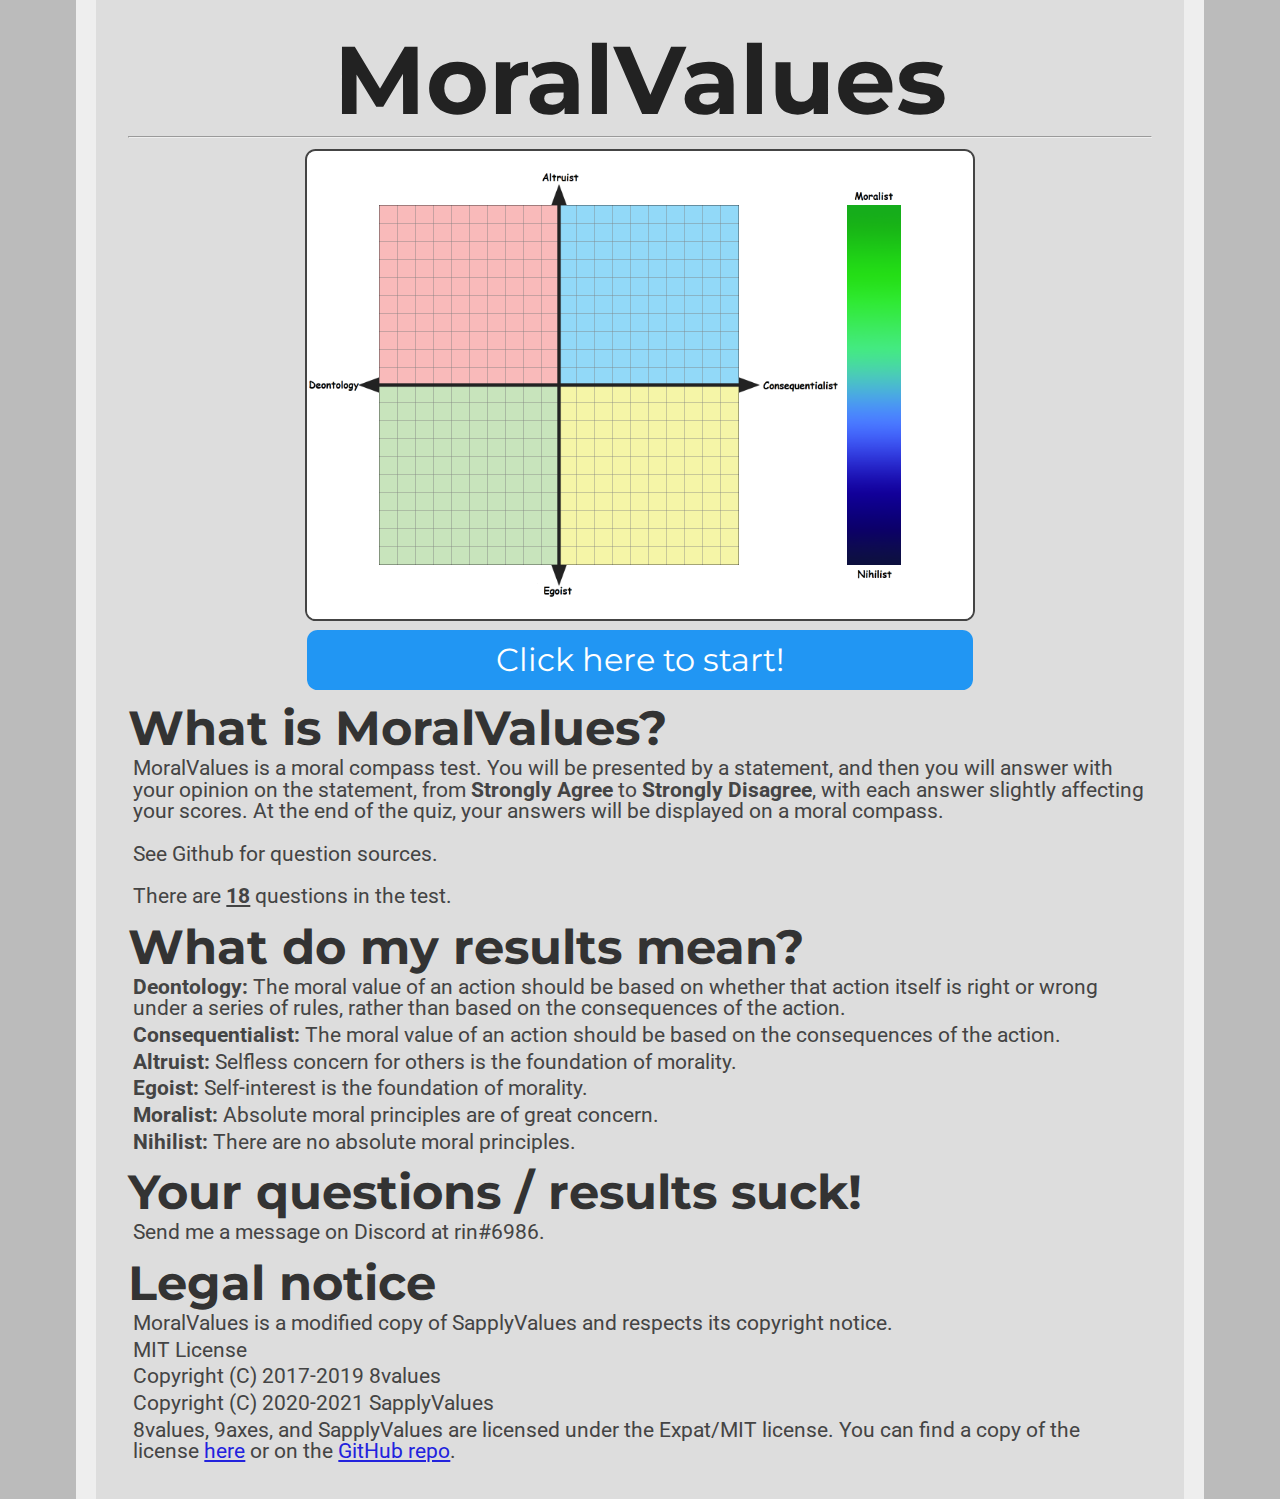
<file: index.html>
<head>
    <link href="https://fonts.googleapis.com/css?family=Montserrat:300,400,700|Roboto:400,700" rel="stylesheet">
    <link href='style.css' rel='stylesheet' type='text/css'>
    <title>MoralValues</title>
    <link rel="icon" type="x-icon" href="icon.png">
    <link rel="shortcut icon" type="x-icon" href="icon.png">
    <meta charset="utf-8">
	<meta name="viewport" content="width=device-width, initial-scale=1.0">
</head>

<body>
	<h1 class="title">MoralValues</h1>
    <svg id="svgHeader" style="width: 100%;" viewBox="0 0 112 19">
		<text x="50%" y="15" class="svgHeader">MoralValues</text>
	</svg>
    <hr>
    <img src="" id="banner">
    <button class="button" onclick="location.href='instructions.html';">Click here to start!</button>

    <h2>What is MoralValues?</h2>
        <p>MoralValues is a moral compass test. You will be presented by a statement, and then you will answer with your opinion on the statement, from <b>Strongly Agree</b> to <b>Strongly Disagree</b>, with each answer slightly affecting your scores. At the end of the quiz, your answers will be displayed on a moral compass.<br /><br />
        See Github for question sources.</br></br>
        There are <b><u><span id="numOfQuestions"></span></u></b> questions in the test.</p>
    <h2>What do my results mean?</h2>
    <p><b>Deontology: </b>The moral value of an action should be based on whether that action itself is right or wrong under a series of rules, rather than based on the consequences of the action.</p>
    <p><b>Consequentialist:</b> The moral value of an action should be based on the consequences of the action.</p>
    <p><b>Altruist:</b> Selfless concern for others is the foundation of morality.</p>
    <p><b>Egoist:</b> Self-interest is the foundation of morality.</p>
    <p><b>Moralist:</b> Absolute moral principles are of great concern.</p>
    <p><b>Nihilist:</b> There are no absolute moral principles.</p>


<h2>Your questions / results suck!</h2>
    <p>Send me a message on Discord at rin#6986.</p>
    <h2>Legal notice</h2>
    <p>MoralValues is a modified copy of SapplyValues and respects its copyright notice.</p>
    <p>MIT License</p>
    <p>Copyright (C) 2017-2019 8values</p>
    <p>Copyright (C) 2020-2021 SapplyValues</p>
    <p>8values, 9axes, and SapplyValues are licensed under the Expat/MIT license. You can find a copy of the license <a href="LICENSE">here</a> or on the <a href="https://github.com/SapplyValues/SapplyValues.github.io/blob/master/LICENSE">GitHub repo</a>.</p>

    <script type="application/javascript" src="questions.js"></script>
    <script type="text/javascript">
        document.getElementById("numOfQuestions").innerHTML = questions.length;

        window.onload = function() {
            var background = new Image();
            background.onload = function() {
                var c = document.createElement("canvas");
                c.width = 1850;
                c.height = 1300;
                var ctx = c.getContext("2d");
                ctx.fillStyle = "#EEEEEE"
                ctx.fillRect(0, 0, 1850, 1300);
                ctx.drawImage(background, 0, 0);

                document.getElementById("banner").src = c.toDataURL();
            }
            background.src = "./compass2.png";
        }
    </script>
</body>
</file>
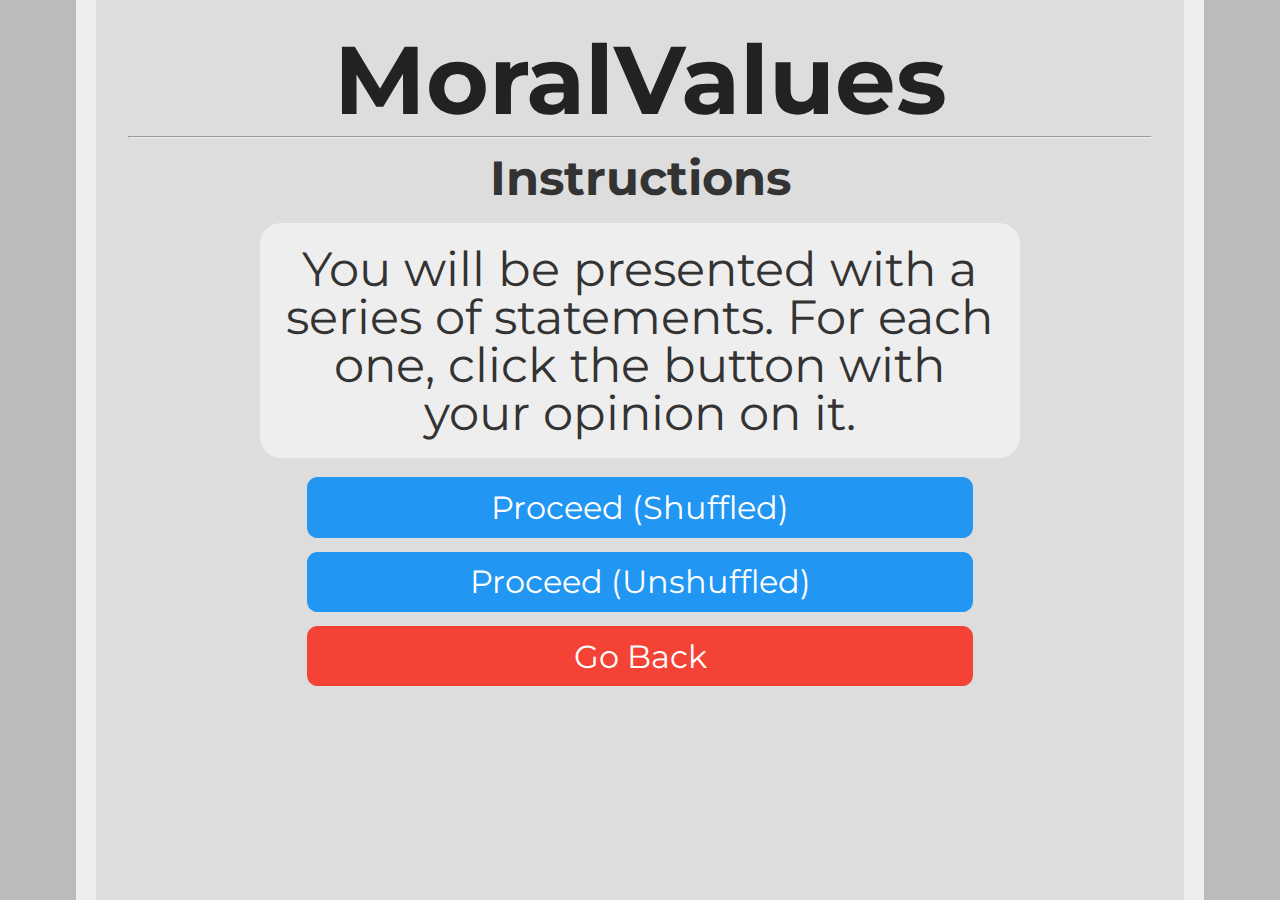
<file: instructions.html>
<head>
    <link href="https://fonts.googleapis.com/css?family=Montserrat:300,400,700|Roboto:400,700" rel="stylesheet">
    <link href='style.css' rel='stylesheet' type='text/css'>
    <title>MoralValues Quiz</title>
    <link rel="icon" type="x-icon" href="icon.png">
    <link rel="shortcut icon" type="x-icon" href="icon.png">
	<meta name="viewport" content="width=device-width, initial-scale=1.0">
<meta charset="utf-8">
</head>
<body>    
	<h1 class="title">MoralValues</h1>
    <svg id="svgHeader" style="width: 100%;" viewBox="0 0 112 19">
		<text x="50%" y="15" class="svgHeader">MoralValues</text>
	</svg>
    <hr>
    <h2 style="text-align:center;">Instructions</h2>
    <p class="question">You will be presented with a series of statements. For each one, click the button with your opinion on it.</p>
    <button class="button" onclick="location.href='quiz.html?shuffle=true';" style="background-color: #2196f3;">Proceed (Shuffled)</button> <br>
    <button class="button" onclick="location.href='quiz.html?shuffle=false';" style="background-color: #2196f3;">Proceed (Unshuffled)</button> <br>
    <button class="button" onclick="location.href='index.html';" style="background-color: #f44336;">Go Back</button> <br>
</body>
</file>
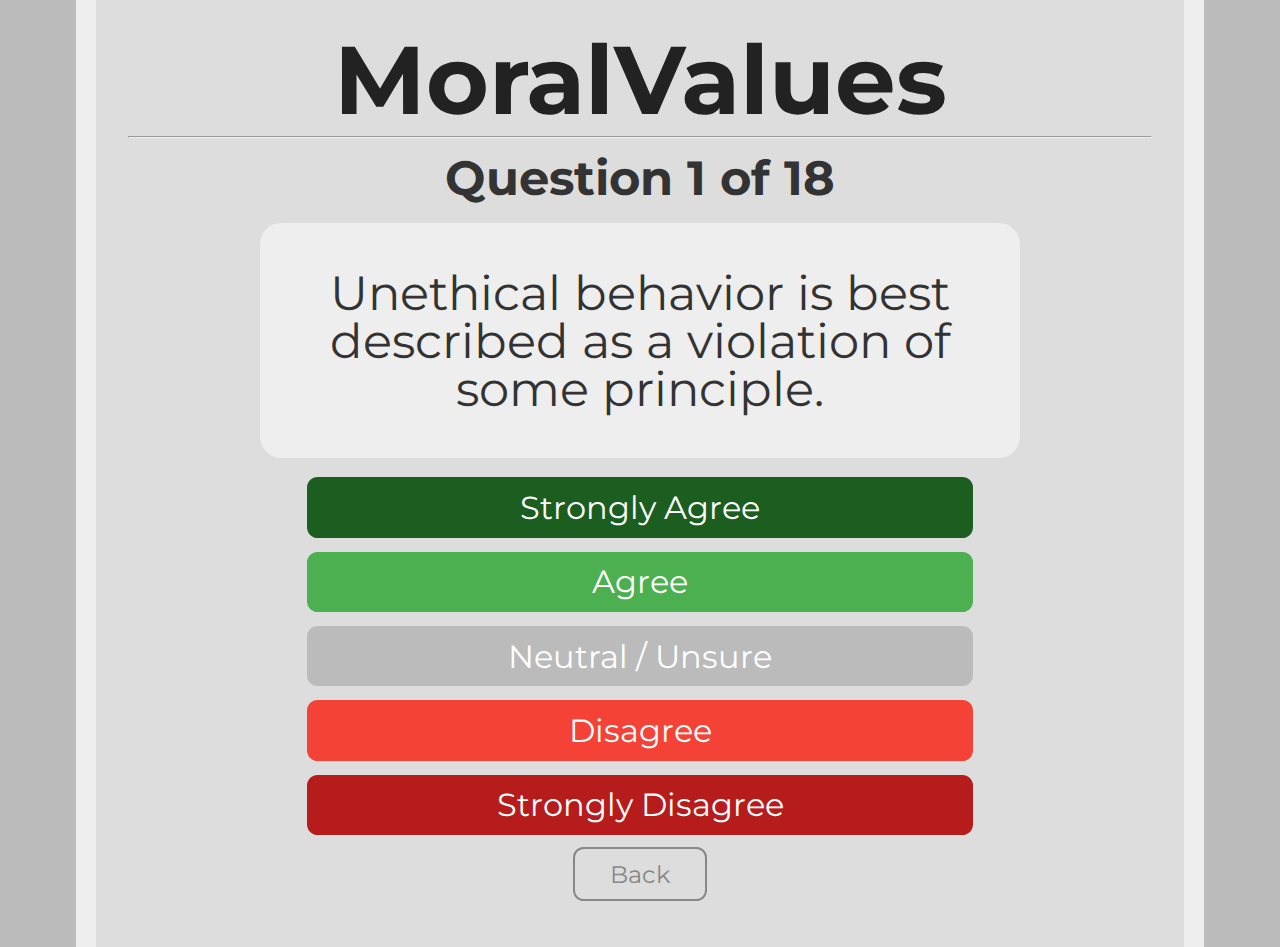
<file: quiz.html>
<head>
    <meta charset="utf-8">
    <title>MoralValues Quiz</title>

    <link href="https://fonts.googleapis.com/css?family=Montserrat:300,400,700|Roboto:400,700" rel="stylesheet">
    <link href='style.css' rel='stylesheet' type='text/css'>
    <link rel="icon" type="x-icon" href="icon.png">
    <link rel="shortcut icon" type="x-icon" href="icon.png">

    <script type="application/javascript" src="questions.js"></script>

    <script src="https://ajax.googleapis.com/ajax/libs/jquery/3.5.1/jquery.min.js"></script>
	<meta name="viewport" content="width=device-width, initial-scale=1.0">
</head>

<body>
	<h1 class="title">MoralValues</h1>
    <svg id="svgHeader" style="width: 100%;" viewBox="0 0 112 19">
		<text x="50%" y="15" class="svgHeader">MoralValues</text>
	</svg>
<hr>
<h2 style="text-align:center;" id="question-number">Loading...</h2>
<p class="question" id="question-text"></p>
<button class="button" onclick="next_question(1.0)" style="background-color: #1b5e20;">Strongly Agree</button> <br>
<button class="button" onclick="next_question(0.5)" style="background-color: #4caf50;">Agree</button> <br>
<button class="button" onclick="next_question(0)" style="background-color: #bbbbbb;">Neutral / Unsure</button> <br>
<button class="button" onclick="next_question(-0.5)" style="background-color: #f44336;">Disagree</button> <br>
<button class="button" onclick="next_question(-1.0)" style="background-color: #b71c1c;">Strongly Disagree</button> <br>
<button class="small_button" onclick="prev_question()" id="back_button">Back</button>
<button class="small_button_off" id="back_button_off">Back</button><br>

<script>
    // variables
    var answers = new Object();     // Store user's answers
    var qn = 0; // Current question order


    // Populate questionsObject

    var questionsObject = new Object();     // Question objects with ID keys
    questions.forEach(populateQO);

    function populateQO(value) {
      questionsObject[value['id']] = value
    }


    // Populate & shuffle questionsOrder

    var questionsOrder = Object.keys(questionsObject); //Array of shuffled question IDs

    const urlParams = new URLSearchParams(window.location.search);
    if (urlParams.get("shuffle") == "true") {
        shuffleArray(questionsOrder);
    }

    function shuffleArray(array) {
      for (let i = array.length - 1; i > 0; i--) {
        const j = Math.floor(Math.random() * (i + 1));
        [array[i], array[j]] = [array[j], array[i]];
      }
    }

    // Question initialization

    init_question();

    function init_question() {
        $("#question-text").html(questionsObject[questionsOrder[qn]].question);
        $("#question-number").html("Question "+(qn + 1)+" of "+(questionsOrder.length));



        if (jQuery.isEmptyObject(answers)) {
            $('#back_button').hide()
            $('#back_button_off').show()
        } else {
            $('#back_button').show()
            $('#back_button_off').hide()
        }
    }


    // Next question

    function next_question(answer) {
        if (qn === questionsOrder.length) {
            return;
        }

        answers[questionsOrder[qn]] = answer;
        qn++;

        if (qn < questionsOrder.length) {
            init_question();
        } else {
            results();
        }
    }


    // Previous question

    function prev_question() {
        if (jQuery.isEmptyObject(answers)) {
            $('#back_button').hide()
            $('#back_button_off').show()
            return;
        }
        qn--;

        delete answers[questionsOrder[qn]];

        init_question();
    }


    // RESULTS

    function results() {

        window.sessionStorage.answers = JSON.stringify(answers);


        // Calculate final results
        pct = percentageCalculation();
        window.sessionStorage.percentages = JSON.stringify(pct);

        // prepare arguments
        var args = '?';
        for (const i in Object.keys(pct)) {
            effectName = Object.keys(pct)[i]
            args += `${effectName}=${pct[effectName]}`

            var cycle = parseInt(i)
            if (cycle+1 !== Object.keys(pct).length) {
                args += '&'
            }
        }
        //return;
        location.href = ((window.location.hostname == "sapplyvalues.github.io") ? `feedback.html` : `results.html`) + args

    }


    // Calculate percentage

    function percentageCalculation() {
        // calc max
        var max = new Object(); // Max possible scores
        var score = new Object(); // User scores
        var pct = new Object(); // Percentages/Score

        // prepare
        for (const id in answers) {
            for (const effectName in questionsObject[id].effects) {
                max[effectName] = 0
                score[effectName] = 0
            }
        }

        // get max & scores
        for (const id in answers) {
            // dismiss "don't know"
            if (answers[id] !== null) {
                for (const effectName in questionsObject[id].effects) {
                    max[effectName] += Math.abs(questionsObject[id].effects[effectName]);
                    score[effectName] += answers[id]*questionsObject[id].effects[effectName];
                }
            }
        }

        // calc score

        for (const i in Object.keys(max)) {
            effectName = Object.keys(max)[i]

            if (max[effectName] > 0) {
                pct[effectName] = (Math.round((score[effectName]*10/max[effectName]) * 100) / 100).toFixed(2);
            } else {
                pct[effectName] = 0
            }
        }

        return pct;
    }
</script>

</body>
</file>
<file: style.css>
html {
    background-color: #bbbbbb;
    padding: 0px;
}
body {
    width: 80%;
    min-height: calc(100vh - 4em);
    height: fit-content;
    margin: 0 auto;
    padding: 2em;
    background-color: #dddddd;
    border-color: #eeeeee;
    border-left-style: solid;
    border-right-style: solid;
    border-width: 20px;
}
p {
    color: #444444;
    font-family: 'Roboto', sans-serif;
    font-size: 16pt;
    line-height: 1;
    margin: 4pt;
}
a{
    color: #2222DD;
}
a:hover{
    color: #22DDDD;
}
p.value-description {
    text-indent: -16pt;
    margin-left: 20pt;
}
p.question {
    margin: 16pt auto;
    color: #333333;
    font-family: 'Montserrat', sans-serif;
    font-weight: normal;
    width: 70%;
    min-width: 500pt;
    min-height: 144pt;
    background-color: #eeeeee;
    padding: 16pt;
    border-radius: 16pt;
    font-size: 36pt;
    display: flex;
    justify-content: center;
    align-items: center;
    text-align: center;

}
h1 {
    color: #222222;
    font-family: 'Montserrat', sans-serif;
    font-size: 72pt;
    text-align: center;
    line-height: 72pt;
    margin-top: 0pt;
    margin-bottom: 0pt;
}
#svgHeader {
	display: none;
}
h2 {
    color: #333333;
    font-family: 'Montserrat', sans-serif;
    font-size: 36pt;
    line-height: 36pt;
    margin-top: 12pt;
    margin-bottom: 0pt;
}
li {
    font-size: 16pt;
    text-indent: 16pt;
}
a {
    font-family: inherit;
}

.selection {
    background-color: #4caf50;
    font-family: 'Montserrat', sans-serif;
    border: none;
    border-radius: 8pt;
    color: white;
    padding: 8pt;
    width: 50%;
    min-width: 500pt;
    text-align: center;
    text-decoration: none;
    display: block;
    font-size: 24pt;
    margin: -2px auto;
    cursor: pointer;
}

.num_input {
    background-color: #2196f3;
    font-family: 'Montserrat', sans-serif;
    border: none;
    border-radius: 8pt;
    color: white;
    padding: 8pt;
    width: 50%;
    min-width: 500pt;
    text-align: center;
    text-decoration: none;
    display: block;
    font-size: 24pt;
    margin: -2px auto;
    cursor: pointer;
}

.text_input {
    background-color: #2196f3;
    font-family: 'Montserrat', sans-serif;
    border: none;
    border-radius: 8pt;
    color: white;
    padding: 8pt;
    width: 50%;
    min-width: 500pt;
    text-align: center;
    text-decoration: none;
    display: block;
    font-size: 24pt;
    margin: -2px auto;
    cursor: pointer;
}

img.center {
    display: block;
    margin: 1em auto;
    width: 50%;
    min-width: 500pt;
}
.button {
    background-color: #2196f3;
    font-family: 'Montserrat', sans-serif;
    border: none;
    border-radius: 8pt;
    color: white;
    padding: 8pt;
    width: 50%;
    min-width: 500pt;
    text-align: center;
    text-decoration: none;
    display: block;
    font-size: 24pt;
    margin: -2px auto;
    cursor: pointer;
}
.green_button {
    background-color: #4caf50;
}
.small_button, .small_button_off {
    background-color: #333;
    font-family: 'Montserrat', sans-serif;
    border: none;
    border-radius: 8pt;
    color: white;
    padding: 8pt;
    width: 10%;
    min-width: 100pt;
    text-align: center;
    text-decoration: none;
    display: block;
    font-size: 18pt;
    margin: -2px auto;
    cursor: pointer;
}
.small_button_off {
    background-color: #ddd;
    color: #888;
    border: 2px solid #888;
    cursor: not-allowed;
    margin: -4px auto;
}
.button:disabled {
    background-color: #ddd;
    font-family: 'Montserrat', sans-serif;
    border: 2px solid #888;
    border-radius: 8pt;
    color: #888;
    padding: 8pt;
    width: 50%;
    min-width: 500pt;
    text-align: center;
    text-decoration: none;
    display: block;
    font-size: 24pt;
    margin: -2px auto;
    cursor: not-allowed;
}
div.text-wrapper {
    font-family: 'Montserrat', sans-serif;
    font-size: 36pt;
    line-height: 36pt;
    color: #222222;
    display: inline-block;
}
span.weight-300 {
    font-weight: 300;
}
#banner {
    border-color: #444444;
    border-style: solid;
    border-width: 2px;
    border-radius: 8pt;
    display: block;
    margin: 8pt;
    margin-left: auto;
    margin-right: auto;
    max-width: 50%;
	min-width: 500pt;
}

@media screen and (orientation:portrait) {
	body {
		width: auto !important;
		border-width: 0px !important;  
	}
	
	.title {
		display: none;
	}
	
    #svgHeader {
		display: block !important;
    }

	.svgHeader {
		color: #222222;
		font-family: 'Montserrat', sans-serif;
		text-align: center;
		margin-top: 0pt;
		margin-bottom: 0pt;
		font-weight: bold;
        text-anchor: middle;
	}
	
	#banner {
		min-width: 0px;
		max-width: 100%;
		border-width: 1px;
	}
	
	.button, .button:disabled, .text_input, .num_input, .selection {
		min-width: 0px;
		max-width: 100%;
		width: 100%;
		font-size: 1.5em;
	}
	
	h2 {
		font-size: 1.5em;
		line-height: initial
	}

    p.question {
        min-height: 224px !important;
        min-width: 0px;
		max-width: 100%;
		width: auto;
		font-size: 1.75em;
    }
}
</file>
